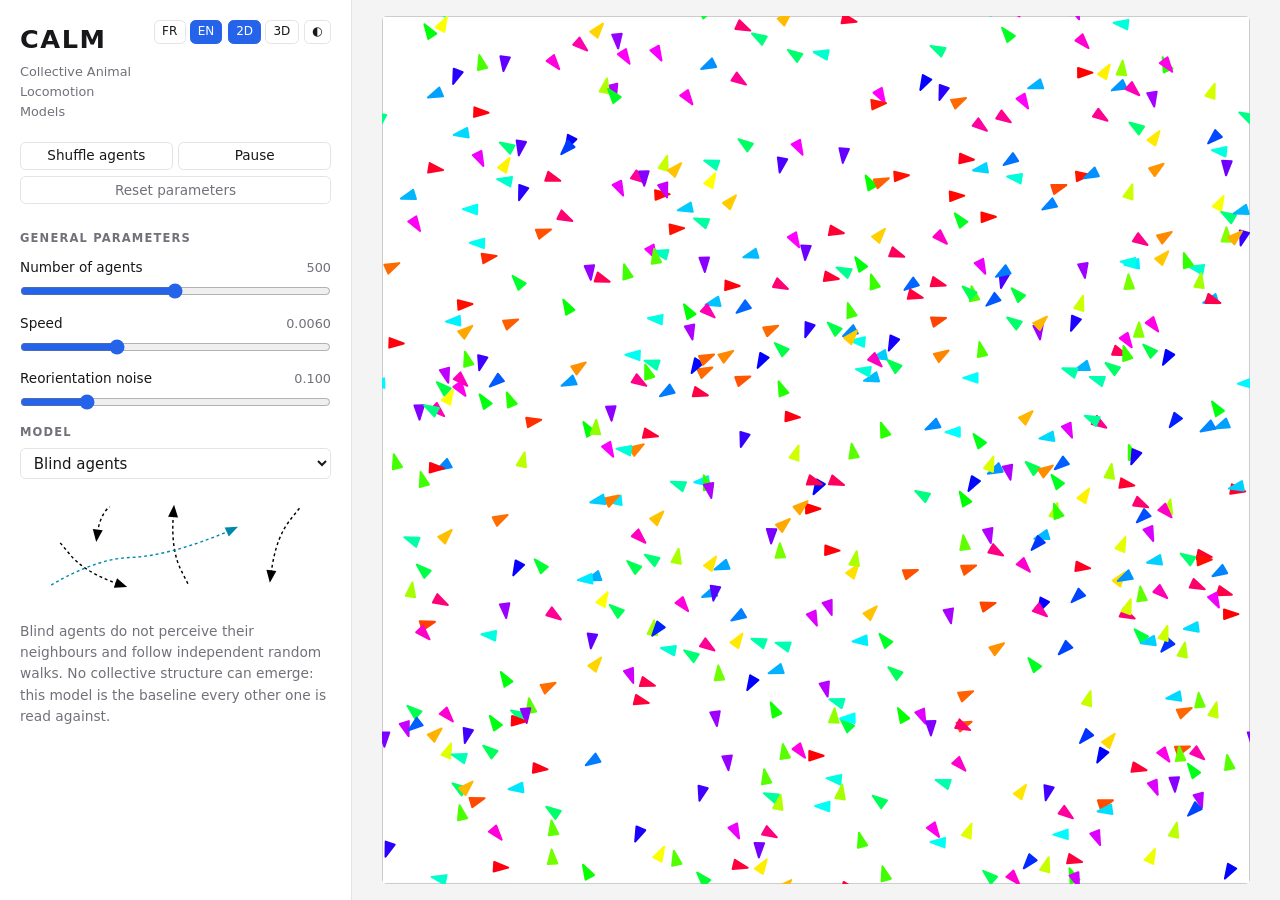
<file: Programs/Web/index.html>
<!DOCTYPE html>
<html lang="fr" data-theme="light">
<head>
<meta charset="utf-8">
<meta name="viewport" content="width=device-width, initial-scale=1">
<title>CALM — Collective Animal Locomotion Models</title>
<meta name="description" content="Simulateur interactif de modèles de locomotion animale collective.">
<link rel="stylesheet" href="css/calm.css">
</head>
<body>

<aside id="panel">

  <header>
    <div class="titles">
      <h1>CALM</h1>
      <p id="subtitle"></p>
    </div>
    <div class="switches">
      <div id="langs"></div>
      <div id="dims"></div>
      <button type="button" id="theme" aria-label="Thème">◐</button>
    </div>
  </header>

  <div class="actions">
    <button type="button" id="shuffle"></button>
    <button type="button" id="play"></button>
    <button type="button" id="reset"></button>
  </div>

  <section>
    <h2 id="general-title"></h2>
    <div id="general-params"></div>
  </section>

  <section>
    <label for="model-select" id="model-label"></label>
    <select id="model-select"></select>

    <figure>
      <img id="illustration" src="" alt="">
    </figure>

    <p id="description"></p>

    <h2 id="params-title"></h2>
    <div id="model-params"></div>
  </section>

</aside>

<main id="stage">
  <!-- Two canvases, one shown at a time: a canvas holds either a 2D context
       or a WebGL one, never both. -->
  <canvas id="view"></canvas>
  <canvas id="view3d" hidden></canvas>
</main>

<!-- three.js, vendored rather than loaded from a CDN so the tests run offline
     and the deployed page has no third-party dependency at runtime. Its UMD
     build defines the global THREE, so it must load before the module. -->
<script src="vendor/three.min.js"></script>
<script type="module" src="js/main.js"></script>
</body>
</html>
</file>
<file: Programs/Web/css/calm.css>
/*
 * CALM — stylesheet
 *
 * Both themes are defined as tokens on :root, and the theme is chosen by the
 * data-theme attribute that ui.js sets from the system preference. Nothing
 * here depends on a build step.
 */

:root {
  --bg: #f4f4f5;
  --panel: #fff;
  --ink: #18181b;
  --muted: #71717a;
  --line: #e4e4e7;
  --accent: #2563eb;
  --track: #d4d4d8;
  color-scheme: light;
}

:root[data-theme="dark"] {
  --bg: #09090b;
  --panel: #18181b;
  --ink: #f4f4f5;
  --muted: #a1a1aa;
  --line: #27272a;
  --accent: #60a5fa;
  --track: #3f3f46;
  color-scheme: dark;
}

* { box-sizing: border-box; }

body {
  margin: 0;
  display: flex;
  min-height: 100vh;
  background: var(--bg);
  color: var(--ink);
  font: 15px/1.55 system-ui, -apple-system, "Segoe UI", sans-serif;
}

/* ─── panel ───────────────────────────────────────────────────────────── */

#panel {
  flex: 0 0 22rem;
  padding: 1.25rem;
  background: var(--panel);
  border-right: 1px solid var(--line);
  overflow-y: auto;
  max-height: 100vh;
}

#panel header {
  display: flex;
  align-items: flex-start;
  justify-content: space-between;
  gap: .75rem;
  margin-bottom: 1.25rem;
}

h1 {
  margin: 0;
  font-size: 1.6rem;
  font-weight: 650;
  letter-spacing: .06em;
}

#subtitle {
  margin: .15rem 0 0;
  font-size: .8rem;
  color: var(--muted);
}

.switches {
  display: flex;
  align-items: center;
  gap: .35rem;
  flex-shrink: 0;
}

#langs, #dims { display: flex; gap: .25rem; }

h2 {
  margin: 1.5rem 0 .6rem;
  font-size: .72rem;
  font-weight: 600;
  text-transform: uppercase;
  letter-spacing: .1em;
  color: var(--muted);
}

section > h2:first-child { margin-top: 0; }

/* ─── controls ────────────────────────────────────────────────────────── */

button, select {
  font: inherit;
  color: var(--ink);
  background: var(--panel);
  border: 1px solid var(--line);
  border-radius: .35rem;
  padding: .3rem .55rem;
  cursor: pointer;
}

button:hover, select:hover { border-color: var(--accent); }

/* Two primary actions side by side, the parameter reset on its own line
 * below: it is a secondary action, and giving it a third of the row would have
 * squeezed the two labels onto three lines each. */
.actions {
  display: grid;
  grid-template-columns: 1fr 1fr;
  gap: .35rem;

  /* The first section heading below has its top margin cancelled, being the
   * first child of its section, so the breathing room has to come from here. */
  margin-bottom: 1.6rem;
}

.actions button {
  font-size: .85rem;
  line-height: 1.25;
}

#reset {
  grid-column: 1 / -1;
  color: var(--muted);
}

#reset:hover { color: var(--ink); }

#play.paused {
  border-color: var(--accent);
  color: var(--accent);
}

#langs button, #dims button, #theme {
  padding: .2rem .45rem;
  font-size: .75rem;
  line-height: 1.3;
}

#langs button.active, #dims button.active {
  background: var(--accent);
  border-color: var(--accent);
  color: #fff;
}

label#model-label {
  display: block;
  margin-bottom: .4rem;
  font-size: .72rem;
  font-weight: 600;
  text-transform: uppercase;
  letter-spacing: .1em;
  color: var(--muted);
}

#model-select { width: 100%; }

figure {
  margin: 1rem 0;
  text-align: center;
}

/* The illustrations have very different aspect ratios — the Vicsek one is a
 * wide strip, the Aoki-Reynolds-Couzin one is nearly square. A tight
 * max-height caps the near-square ones by their height, leaving them using
 * less than half the panel's width and far too small to read. Letting them
 * fill the width and giving the height a generous ceiling sizes each one by
 * whichever dimension actually binds. */
#illustration {
  width: 100%;
  height: auto;
  max-height: 15rem;
  object-fit: contain;
}

#description {
  margin: 0;
  font-size: .86rem;
  color: var(--muted);
}

/* ─── parameter rows ──────────────────────────────────────────────────── */

.param {
  display: grid;
  grid-template-columns: 1fr auto;
  align-items: baseline;
  gap: .1rem .5rem;
  margin-bottom: .85rem;
}

.param label {
  font-size: .85rem;
}

.param output {
  font-variant-numeric: tabular-nums;
  font-size: .8rem;
  color: var(--muted);
}

.param input[type="range"] {
  grid-column: 1 / -1;
  width: 100%;
  margin: .2rem 0 0;
  accent-color: var(--accent);
  background: transparent;
  cursor: grab;
}

.param input[type="range"]:active { cursor: grabbing; }

/* ─── stage ───────────────────────────────────────────────────────────── */

#stage {
  flex: 1;
  display: grid;
  place-items: center;
  padding: 1rem;
  min-width: 0;
}

/* The canvas is square and fits the shorter side of the stage. aspect-ratio
 * plus the two max-* rules keep it square without any measuring in script.
 *
 * Both views are styled identically and only one is ever shown: a canvas can
 * hold a 2D context or a WebGL one, not both, so the 3D view needs an element
 * of its own rather than a mode on the first. */
#view, #view3d {
  aspect-ratio: 1;
  width: 100%;
  height: auto;
  max-width: min(100%, calc(100vh - 2rem));
  max-height: 100%;
  border-radius: .3rem;
}

/* ─── narrow screens ──────────────────────────────────────────────────── */

@media (max-width: 48rem) {
  body { flex-direction: column-reverse; }

  #panel {
    flex: none;
    max-height: none;
    border-right: 0;
    border-top: 1px solid var(--line);
  }

  #stage { padding: .5rem; }

  #view, #view3d { max-width: min(100%, calc(100vh - 1rem)); }
}
</file>
